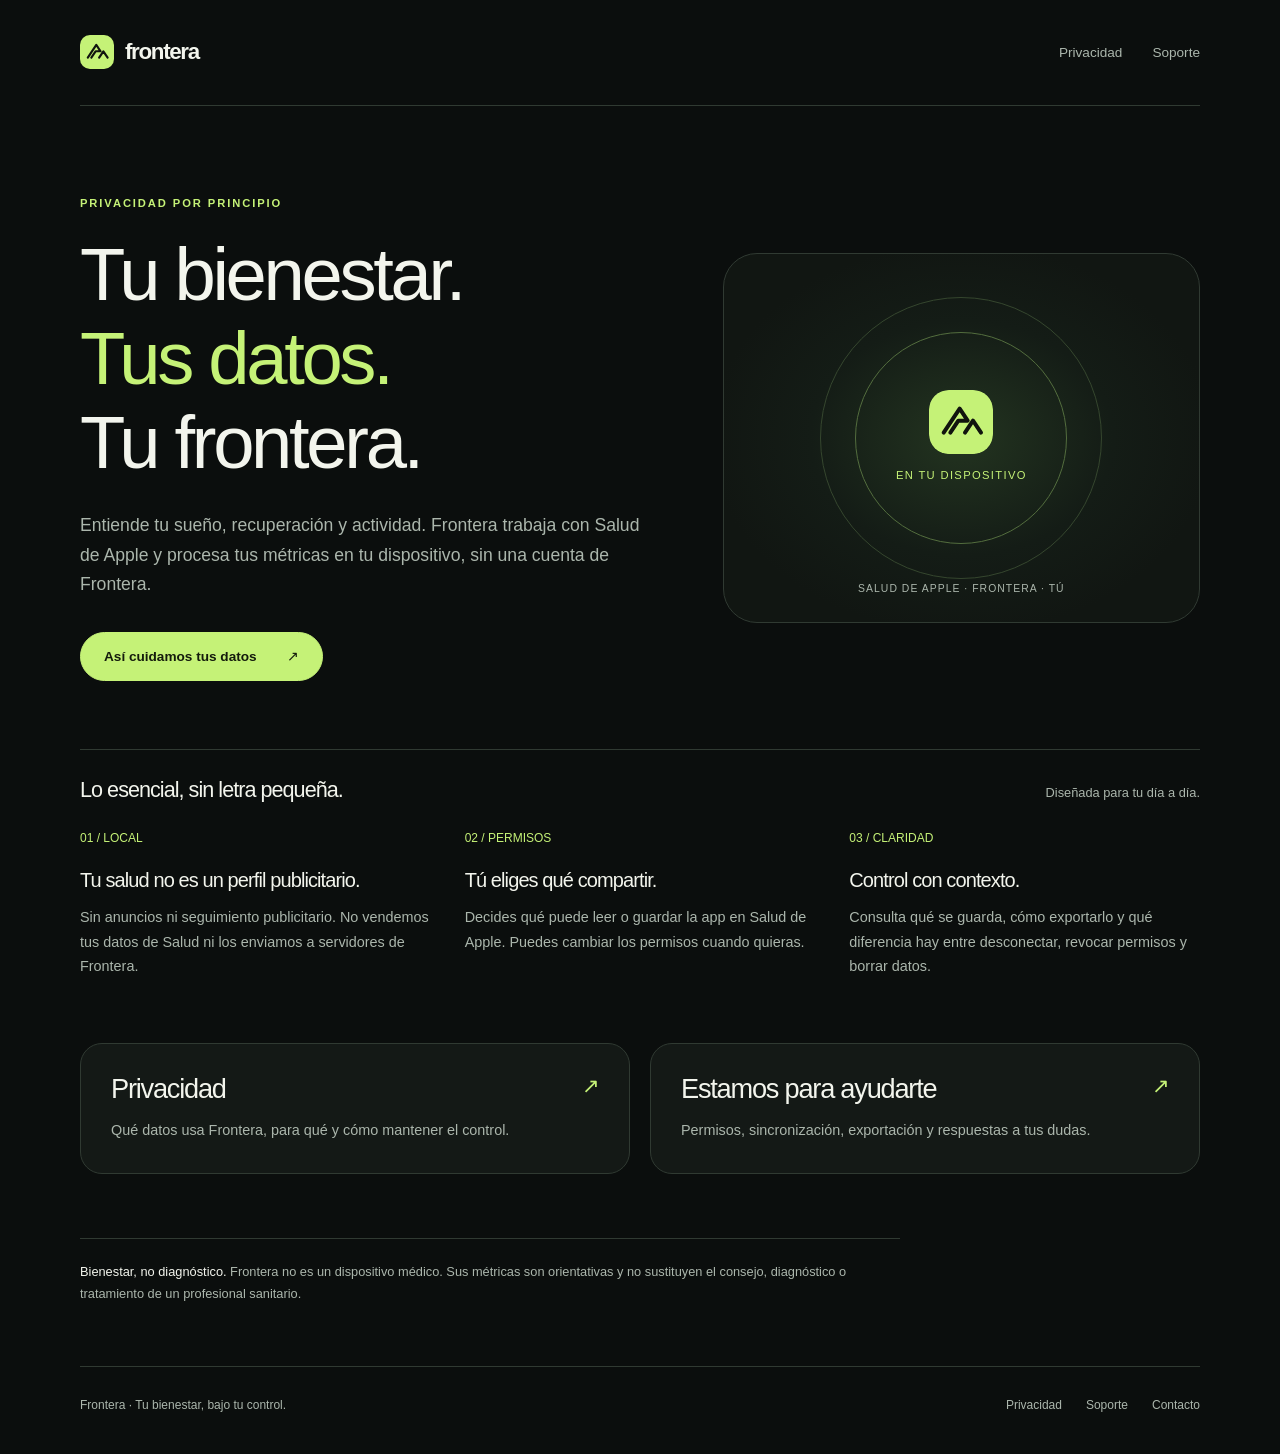
<file: index.html>
<!doctype html>
<html lang="es">
<head>
  <meta charset="utf-8">
  <meta name="viewport" content="width=device-width, initial-scale=1">
  <meta name="description" content="Privacidad y soporte de Frontera: una app de bienestar local que usa Salud de Apple, con tus permisos y bajo tu control.">
  <meta name="color-scheme" content="dark light">
  <meta http-equiv="Content-Security-Policy" content="default-src 'none'; style-src 'self'; img-src 'self'; base-uri 'none'; form-action 'none'">
  <title>Frontera · Tu bienestar, bajo tu control</title>
  <link rel="icon" href="assets/frontera.svg" type="image/svg+xml">
  <link rel="stylesheet" href="assets/styles.css">
</head>
<body>
  <a class="skip" href="#contenido">Saltar al contenido</a>
  <header class="site-header wrap">
    <a class="brand" href="./" aria-label="Frontera, inicio"><img src="assets/frontera.svg" alt="" width="34" height="34">frontera</a>
    <nav aria-label="Principal"><a href="privacy/">Privacidad</a><a href="support/">Soporte</a></nav>
  </header>
  <main id="contenido" class="wrap">
    <section class="hero" aria-labelledby="hero-title">
      <div>
        <p class="eyebrow">Privacidad por principio</p>
        <h1 id="hero-title">Tu bienestar.<br><span>Tus datos.</span><br>Tu frontera.</h1>
        <p class="lede">Entiende tu sueño, recuperación y actividad. Frontera trabaja con Salud de Apple y procesa tus métricas en tu dispositivo, sin una cuenta de Frontera.</p>
        <a class="button" href="privacy/">Así cuidamos tus datos <span aria-hidden="true">↗</span></a>
      </div>
      <div class="orbit-card" aria-hidden="true">
        <div class="orbit-center"><img src="assets/frontera.svg" alt="" width="64" height="64"><span>En tu dispositivo</span></div>
        <span class="orbit-label">Salud de Apple · Frontera · Tú</span>
      </div>
    </section>
    <section aria-labelledby="principles-title">
      <div class="section-top"><h2 id="principles-title">Lo esencial, sin letra pequeña.</h2><p>Diseñada para tu día a día.</p></div>
      <div class="principles">
        <div><span class="number">01 / LOCAL</span><h3>Tu salud no es un perfil publicitario.</h3><p>Sin anuncios ni seguimiento publicitario. No vendemos tus datos de Salud ni los enviamos a servidores de Frontera.</p></div>
        <div><span class="number">02 / PERMISOS</span><h3>Tú eliges qué compartir.</h3><p>Decides qué puede leer o guardar la app en Salud de Apple. Puedes cambiar los permisos cuando quieras.</p></div>
        <div><span class="number">03 / CLARIDAD</span><h3>Control con contexto.</h3><p>Consulta qué se guarda, cómo exportarlo y qué diferencia hay entre desconectar, revocar permisos y borrar datos.</p></div>
      </div>
    </section>
    <div class="resources">
      <a class="resource-card" href="privacy/"><h2>Privacidad <span aria-hidden="true">↗</span></h2><p>Qué datos usa Frontera, para qué y cómo mantener el control.</p></a>
      <a class="resource-card" href="support/"><h2>Estamos para ayudarte <span aria-hidden="true">↗</span></h2><p>Permisos, sincronización, exportación y respuestas a tus dudas.</p></a>
    </div>
    <p class="medical-note"><strong>Bienestar, no diagnóstico.</strong> Frontera no es un dispositivo médico. Sus métricas son orientativas y no sustituyen el consejo, diagnóstico o tratamiento de un profesional sanitario.</p>
  </main>
  <footer class="site-footer wrap"><span>Frontera · Tu bienestar, bajo tu control.</span><nav aria-label="Pie de página"><a href="privacy/">Privacidad</a><a href="support/">Soporte</a><a href="support/#contacto">Contacto</a></nav></footer>
</body>
</html>
</file>
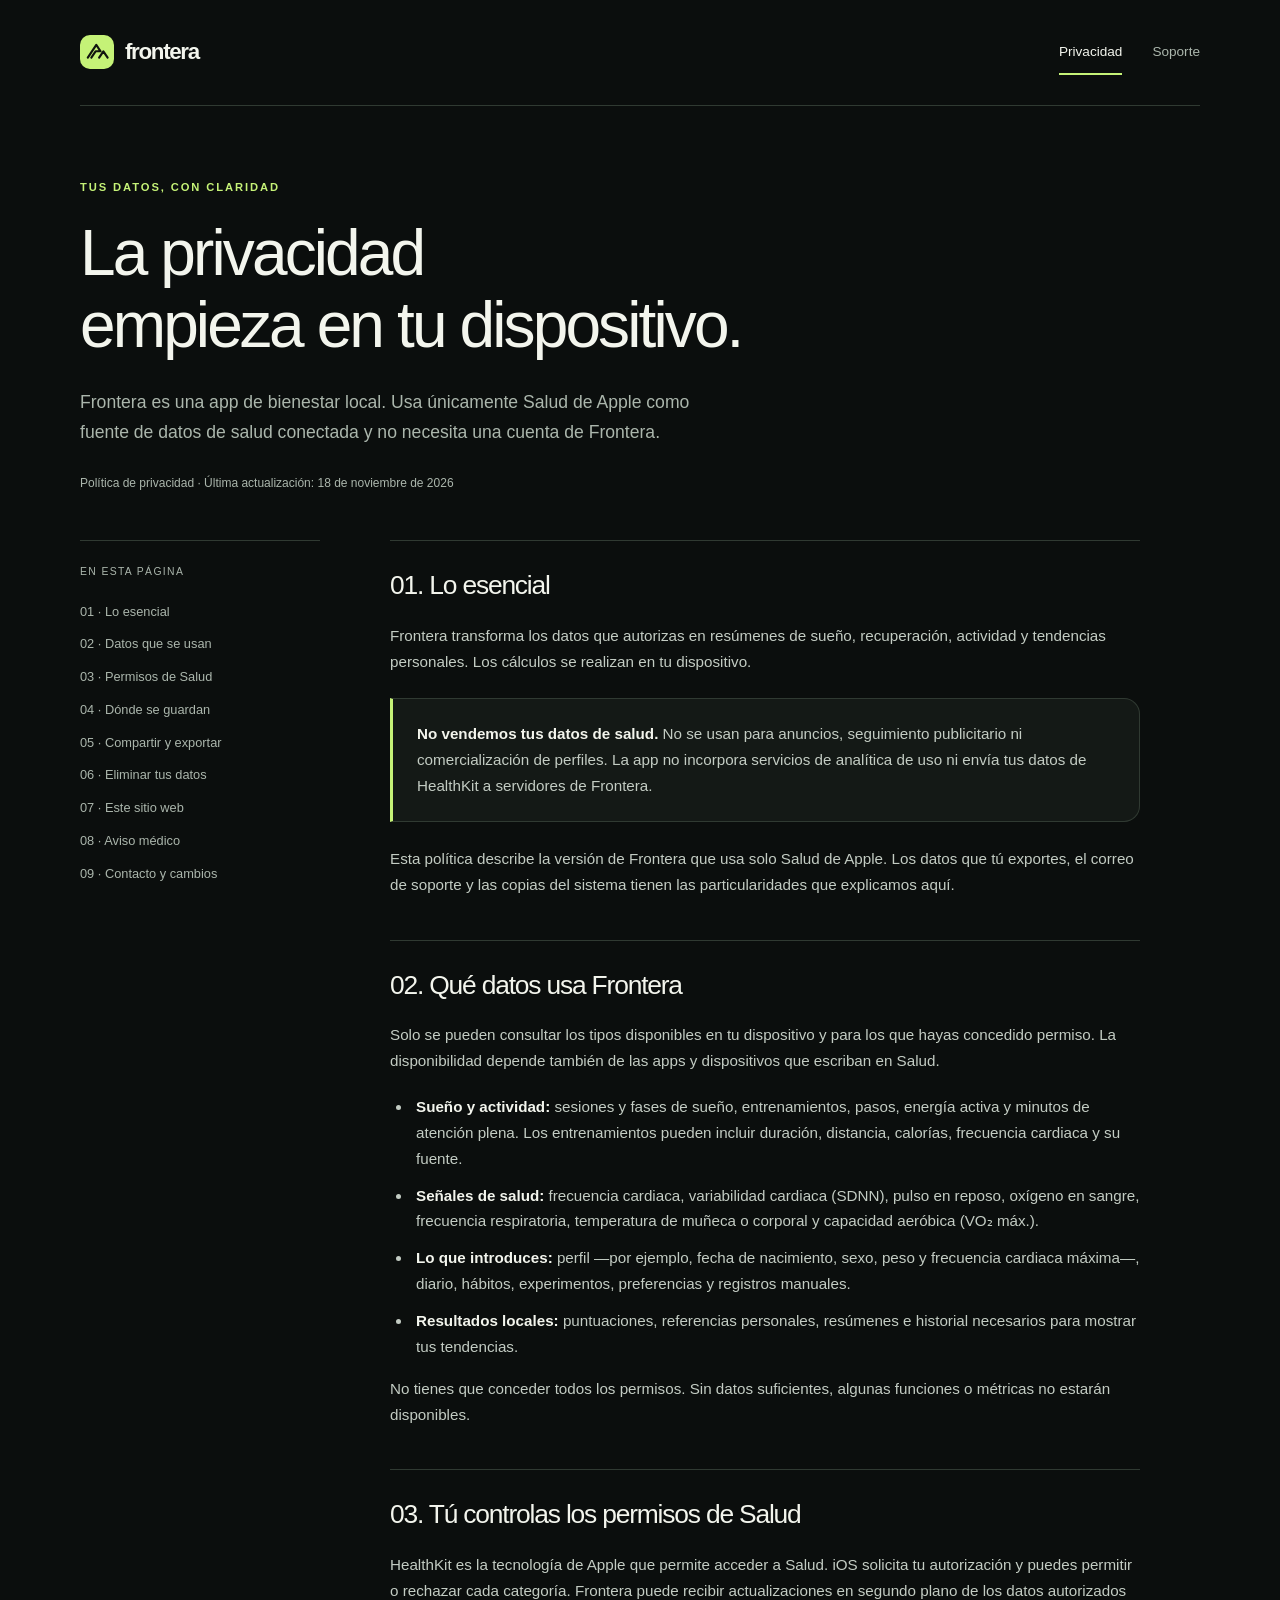
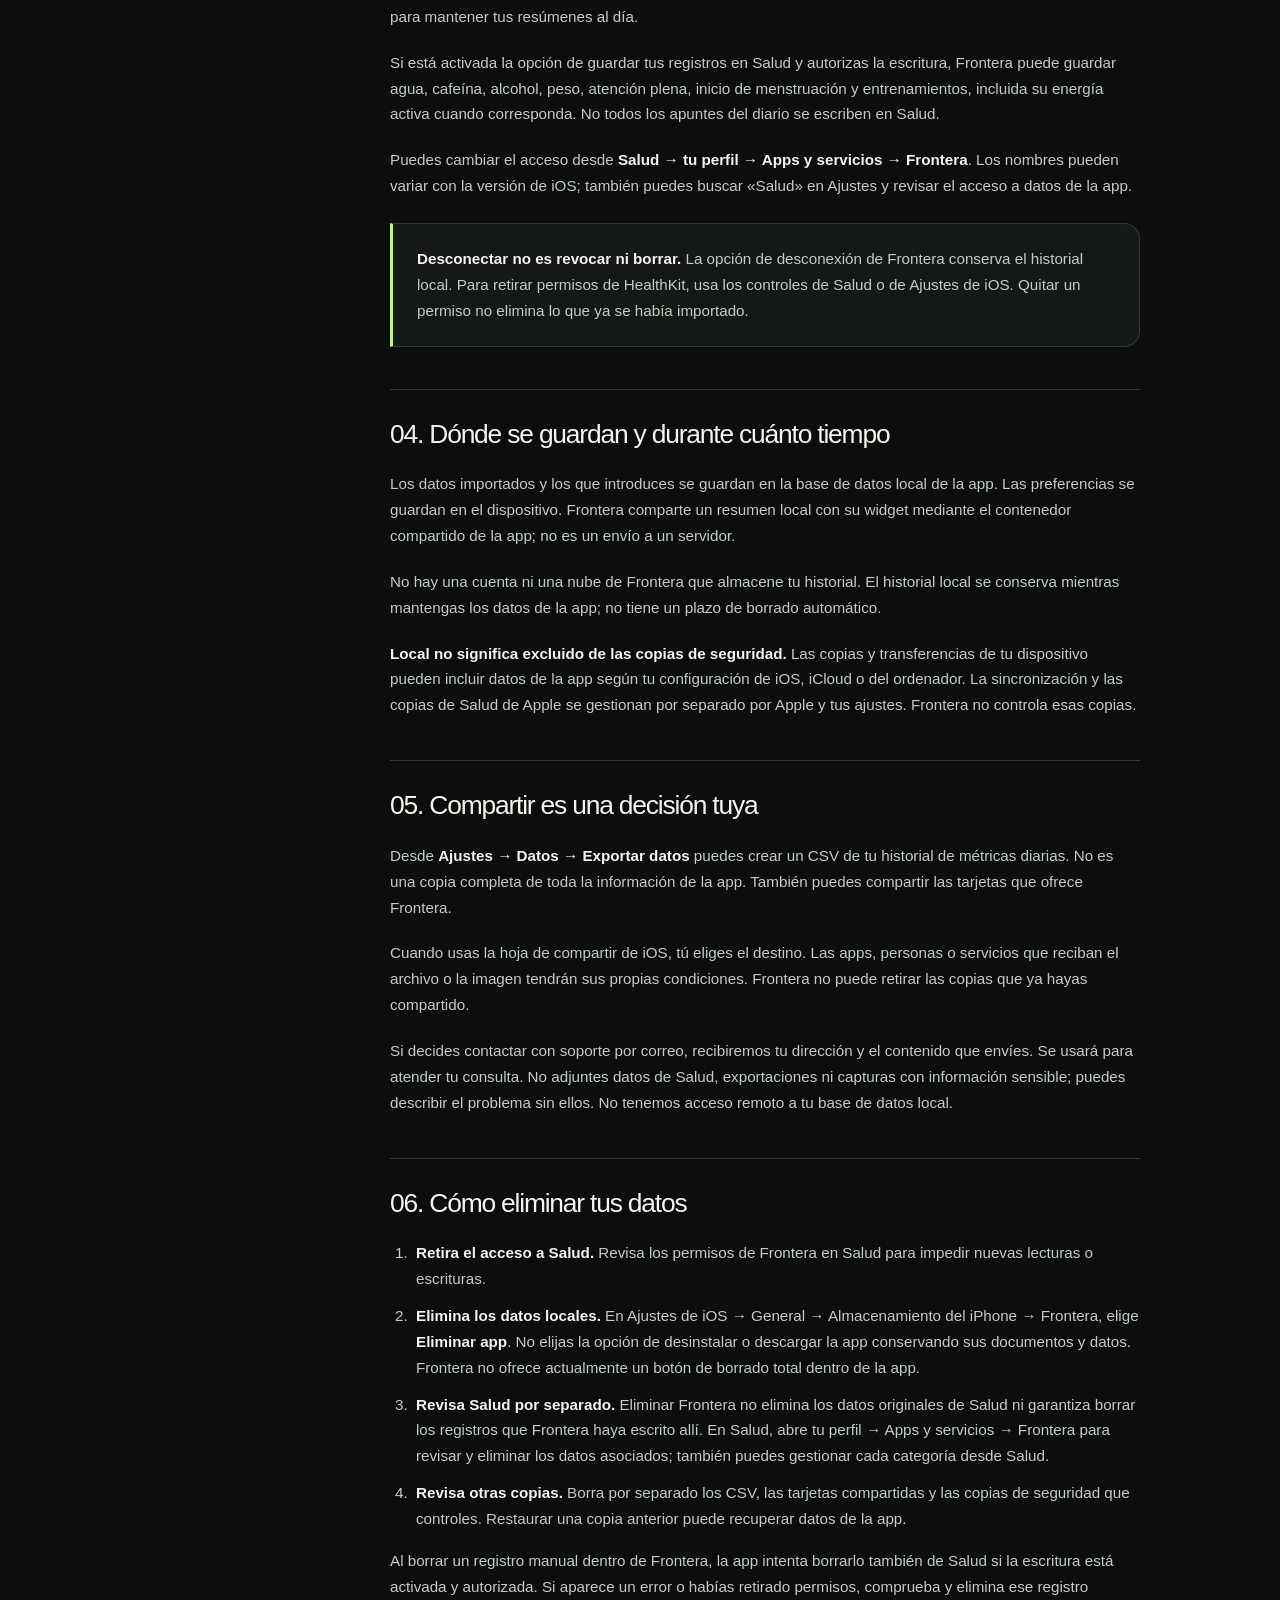
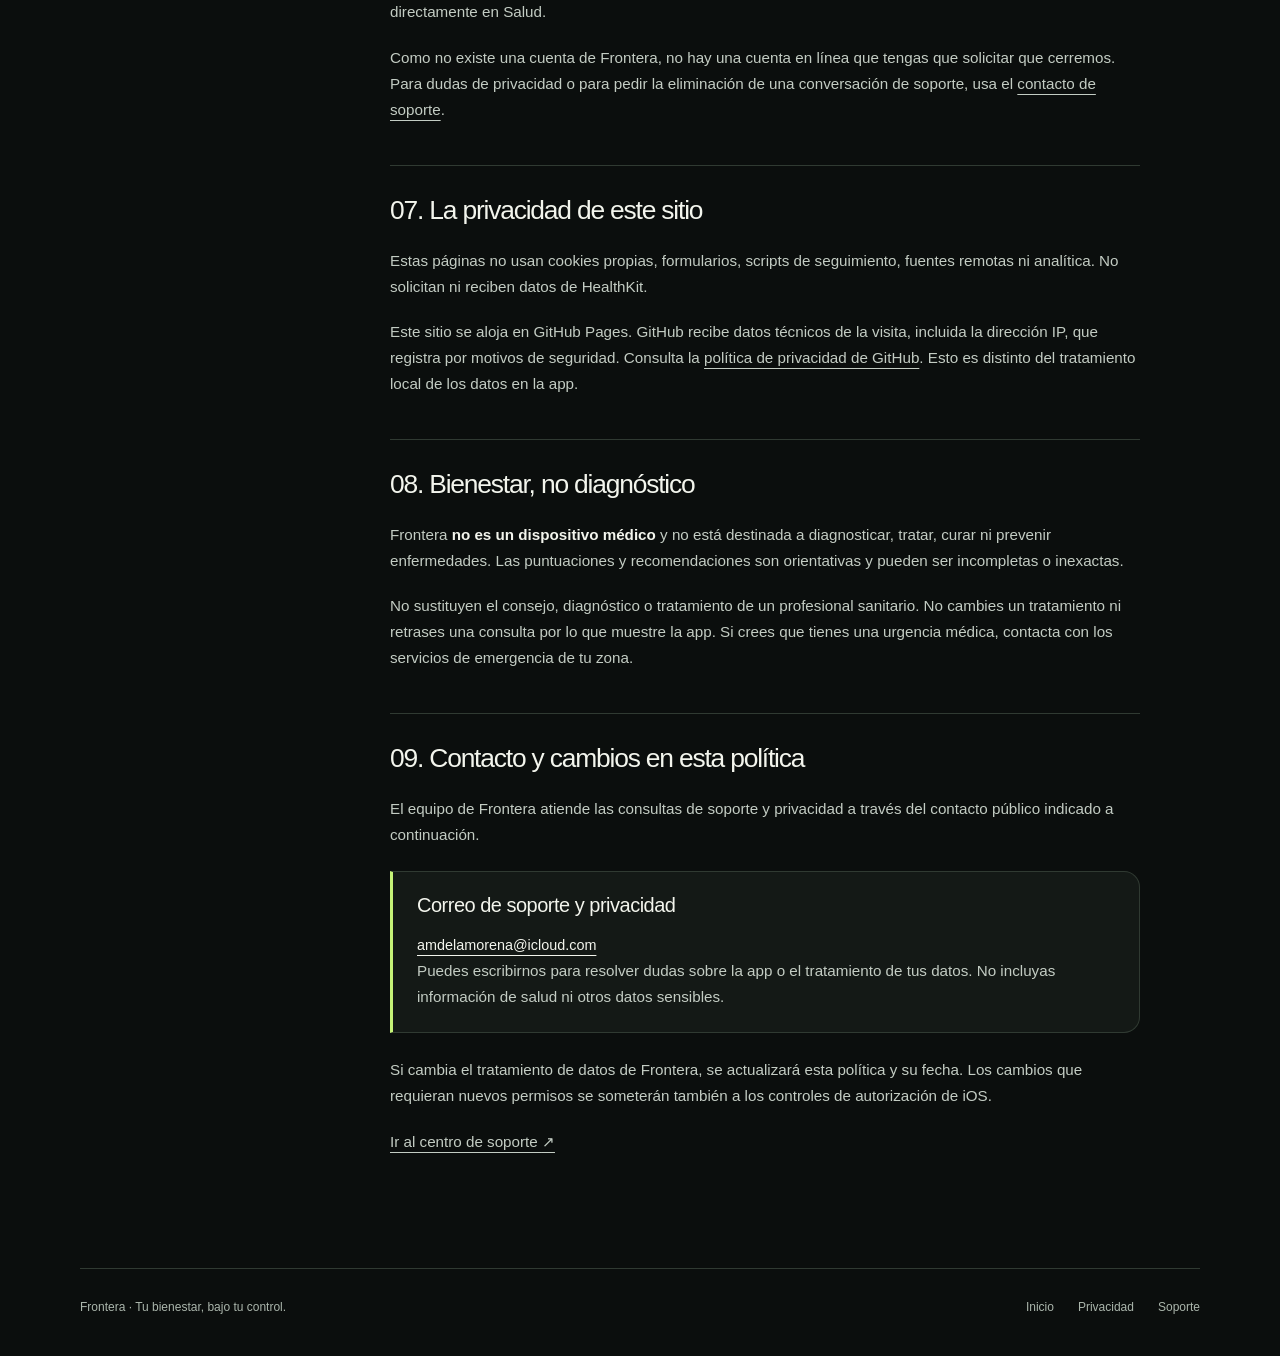
<file: privacy/index.html>
<!doctype html>
<html lang="es">
<head>
  <meta charset="utf-8">
  <meta name="viewport" content="width=device-width, initial-scale=1">
  <meta name="description" content="Política de privacidad de Frontera. Datos de HealthKit, almacenamiento local, permisos, exportación y eliminación de tus datos.">
  <meta http-equiv="Content-Security-Policy" content="default-src 'none'; style-src 'self'; img-src 'self'; base-uri 'none'; form-action 'none'">
  <title>Privacidad · Frontera</title>
  <link rel="icon" href="../assets/frontera.svg" type="image/svg+xml">
  <link rel="stylesheet" href="../assets/styles.css">
</head>
<body>
  <a class="skip" href="#contenido">Saltar al contenido</a>
  <header class="site-header wrap"><a class="brand" href="../" aria-label="Frontera, inicio"><img src="../assets/frontera.svg" alt="" width="34" height="34">frontera</a><nav aria-label="Principal"><a href="./" aria-current="page">Privacidad</a><a href="../support/">Soporte</a></nav></header>
  <main id="contenido" class="wrap">
    <div class="page-intro"><p class="eyebrow">Tus datos, con claridad</p><h1>La privacidad<br>empieza en tu dispositivo.</h1><p class="lede">Frontera es una app de bienestar local. Usa únicamente Salud de Apple como fuente de datos de salud conectada y no necesita una cuenta de Frontera.</p><p class="meta">Política de privacidad · Última actualización: <time datetime="2026-11-18">18 de noviembre de 2026</time></p></div>
    <div class="article-layout">
      <nav class="toc" aria-label="En esta política"><p>En esta página</p><a href="#resumen">01 · Lo esencial</a><a href="#datos">02 · Datos que se usan</a><a href="#healthkit">03 · Permisos de Salud</a><a href="#almacenamiento">04 · Dónde se guardan</a><a href="#compartir">05 · Compartir y exportar</a><a href="#eliminar">06 · Eliminar tus datos</a><a href="#web">07 · Este sitio web</a><a href="#bienestar">08 · Aviso médico</a><a href="#contacto">09 · Contacto y cambios</a></nav>
      <article class="article" aria-label="Política de privacidad">
        <section id="resumen"><h2>01. Lo esencial</h2><p>Frontera transforma los datos que autorizas en resúmenes de sueño, recuperación, actividad y tendencias personales. Los cálculos se realizan en tu dispositivo.</p><div class="callout"><p><strong>No vendemos tus datos de salud.</strong> No se usan para anuncios, seguimiento publicitario ni comercialización de perfiles. La app no incorpora servicios de analítica de uso ni envía tus datos de HealthKit a servidores de Frontera.</p></div><p>Esta política describe la versión de Frontera que usa solo Salud de Apple. Los datos que tú exportes, el correo de soporte y las copias del sistema tienen las particularidades que explicamos aquí.</p></section>
        <section id="datos"><h2>02. Qué datos usa Frontera</h2><p>Solo se pueden consultar los tipos disponibles en tu dispositivo y para los que hayas concedido permiso. La disponibilidad depende también de las apps y dispositivos que escriban en Salud.</p><ul><li><strong>Sueño y actividad:</strong> sesiones y fases de sueño, entrenamientos, pasos, energía activa y minutos de atención plena. Los entrenamientos pueden incluir duración, distancia, calorías, frecuencia cardiaca y su fuente.</li><li><strong>Señales de salud:</strong> frecuencia cardiaca, variabilidad cardiaca (SDNN), pulso en reposo, oxígeno en sangre, frecuencia respiratoria, temperatura de muñeca o corporal y capacidad aeróbica (VO₂ máx.).</li><li><strong>Lo que introduces:</strong> perfil —por ejemplo, fecha de nacimiento, sexo, peso y frecuencia cardiaca máxima—, diario, hábitos, experimentos, preferencias y registros manuales.</li><li><strong>Resultados locales:</strong> puntuaciones, referencias personales, resúmenes e historial necesarios para mostrar tus tendencias.</li></ul><p>No tienes que conceder todos los permisos. Sin datos suficientes, algunas funciones o métricas no estarán disponibles.</p></section>
        <section id="healthkit"><h2>03. Tú controlas los permisos de Salud</h2><p>HealthKit es la tecnología de Apple que permite acceder a Salud. iOS solicita tu autorización y puedes permitir o rechazar cada categoría. Frontera puede recibir actualizaciones en segundo plano de los datos autorizados para mantener tus resúmenes al día.</p><p>Si está activada la opción de guardar tus registros en Salud y autorizas la escritura, Frontera puede guardar agua, cafeína, alcohol, peso, atención plena, inicio de menstruación y entrenamientos, incluida su energía activa cuando corresponda. No todos los apuntes del diario se escriben en Salud.</p><p>Puedes cambiar el acceso desde <strong>Salud → tu perfil → Apps y servicios → Frontera</strong>. Los nombres pueden variar con la versión de iOS; también puedes buscar «Salud» en Ajustes y revisar el acceso a datos de la app.</p><div class="callout"><p><strong>Desconectar no es revocar ni borrar.</strong> La opción de desconexión de Frontera conserva el historial local. Para retirar permisos de HealthKit, usa los controles de Salud o de Ajustes de iOS. Quitar un permiso no elimina lo que ya se había importado.</p></div></section>
        <section id="almacenamiento"><h2>04. Dónde se guardan y durante cuánto tiempo</h2><p>Los datos importados y los que introduces se guardan en la base de datos local de la app. Las preferencias se guardan en el dispositivo. Frontera comparte un resumen local con su widget mediante el contenedor compartido de la app; no es un envío a un servidor.</p><p>No hay una cuenta ni una nube de Frontera que almacene tu historial. El historial local se conserva mientras mantengas los datos de la app; no tiene un plazo de borrado automático.</p><p><strong>Local no significa excluido de las copias de seguridad.</strong> Las copias y transferencias de tu dispositivo pueden incluir datos de la app según tu configuración de iOS, iCloud o del ordenador. La sincronización y las copias de Salud de Apple se gestionan por separado por Apple y tus ajustes. Frontera no controla esas copias.</p></section>
        <section id="compartir"><h2>05. Compartir es una decisión tuya</h2><p>Desde <strong>Ajustes → Datos → Exportar datos</strong> puedes crear un CSV de tu historial de métricas diarias. No es una copia completa de toda la información de la app. También puedes compartir las tarjetas que ofrece Frontera.</p><p>Cuando usas la hoja de compartir de iOS, tú eliges el destino. Las apps, personas o servicios que reciban el archivo o la imagen tendrán sus propias condiciones. Frontera no puede retirar las copias que ya hayas compartido.</p><p>Si decides contactar con soporte por correo, recibiremos tu dirección y el contenido que envíes. Se usará para atender tu consulta. No adjuntes datos de Salud, exportaciones ni capturas con información sensible; puedes describir el problema sin ellos. No tenemos acceso remoto a tu base de datos local.</p></section>
        <section id="eliminar"><h2>06. Cómo eliminar tus datos</h2><ol><li><strong>Retira el acceso a Salud.</strong> Revisa los permisos de Frontera en Salud para impedir nuevas lecturas o escrituras.</li><li><strong>Elimina los datos locales.</strong> En Ajustes de iOS → General → Almacenamiento del iPhone → Frontera, elige <strong>Eliminar app</strong>. No elijas la opción de desinstalar o descargar la app conservando sus documentos y datos. Frontera no ofrece actualmente un botón de borrado total dentro de la app.</li><li><strong>Revisa Salud por separado.</strong> Eliminar Frontera no elimina los datos originales de Salud ni garantiza borrar los registros que Frontera haya escrito allí. En Salud, abre tu perfil → Apps y servicios → Frontera para revisar y eliminar los datos asociados; también puedes gestionar cada categoría desde Salud.</li><li><strong>Revisa otras copias.</strong> Borra por separado los CSV, las tarjetas compartidas y las copias de seguridad que controles. Restaurar una copia anterior puede recuperar datos de la app.</li></ol><p>Al borrar un registro manual dentro de Frontera, la app intenta borrarlo también de Salud si la escritura está activada y autorizada. Si aparece un error o habías retirado permisos, comprueba y elimina ese registro directamente en Salud.</p><p>Como no existe una cuenta de Frontera, no hay una cuenta en línea que tengas que solicitar que cerremos. Para dudas de privacidad o para pedir la eliminación de una conversación de soporte, usa el <a href="../support/#contacto">contacto de soporte</a>.</p></section>
        <section id="web"><h2>07. La privacidad de este sitio</h2><p>Estas páginas no usan cookies propias, formularios, scripts de seguimiento, fuentes remotas ni analítica. No solicitan ni reciben datos de HealthKit.</p><p>Este sitio se aloja en GitHub Pages. GitHub recibe datos técnicos de la visita, incluida la dirección IP, que registra por motivos de seguridad. Consulta la <a href="https://docs.github.com/en/site-policy/privacy-policies/github-general-privacy-statement">política de privacidad de GitHub</a>. Esto es distinto del tratamiento local de los datos en la app.</p></section>
        <section id="bienestar"><h2>08. Bienestar, no diagnóstico</h2><p>Frontera <strong>no es un dispositivo médico</strong> y no está destinada a diagnosticar, tratar, curar ni prevenir enfermedades. Las puntuaciones y recomendaciones son orientativas y pueden ser incompletas o inexactas.</p><p>No sustituyen el consejo, diagnóstico o tratamiento de un profesional sanitario. No cambies un tratamiento ni retrases una consulta por lo que muestre la app. Si crees que tienes una urgencia médica, contacta con los servicios de emergencia de tu zona.</p></section>
        <section id="contacto"><h2>09. Contacto y cambios en esta política</h2><p>El equipo de Frontera atiende las consultas de soporte y privacidad a través del contacto público indicado a continuación.</p><div class="callout"><h3>Correo de soporte y privacidad</h3><a class="contact-email" href="mailto:amdelamorena@icloud.com">amdelamorena@icloud.com</a><p>Puedes escribirnos para resolver dudas sobre la app o el tratamiento de tus datos. No incluyas información de salud ni otros datos sensibles.</p></div><p>Si cambia el tratamiento de datos de Frontera, se actualizará esta política y su fecha. Los cambios que requieran nuevos permisos se someterán también a los controles de autorización de iOS.</p><p><a href="../support/">Ir al centro de soporte <span aria-hidden="true">↗</span></a></p></section>
      </article>
    </div>
  </main>
  <footer class="site-footer wrap"><span>Frontera · Tu bienestar, bajo tu control.</span><nav aria-label="Pie de página"><a href="../">Inicio</a><a href="./">Privacidad</a><a href="../support/">Soporte</a></nav></footer>
</body>
</html>
</file>
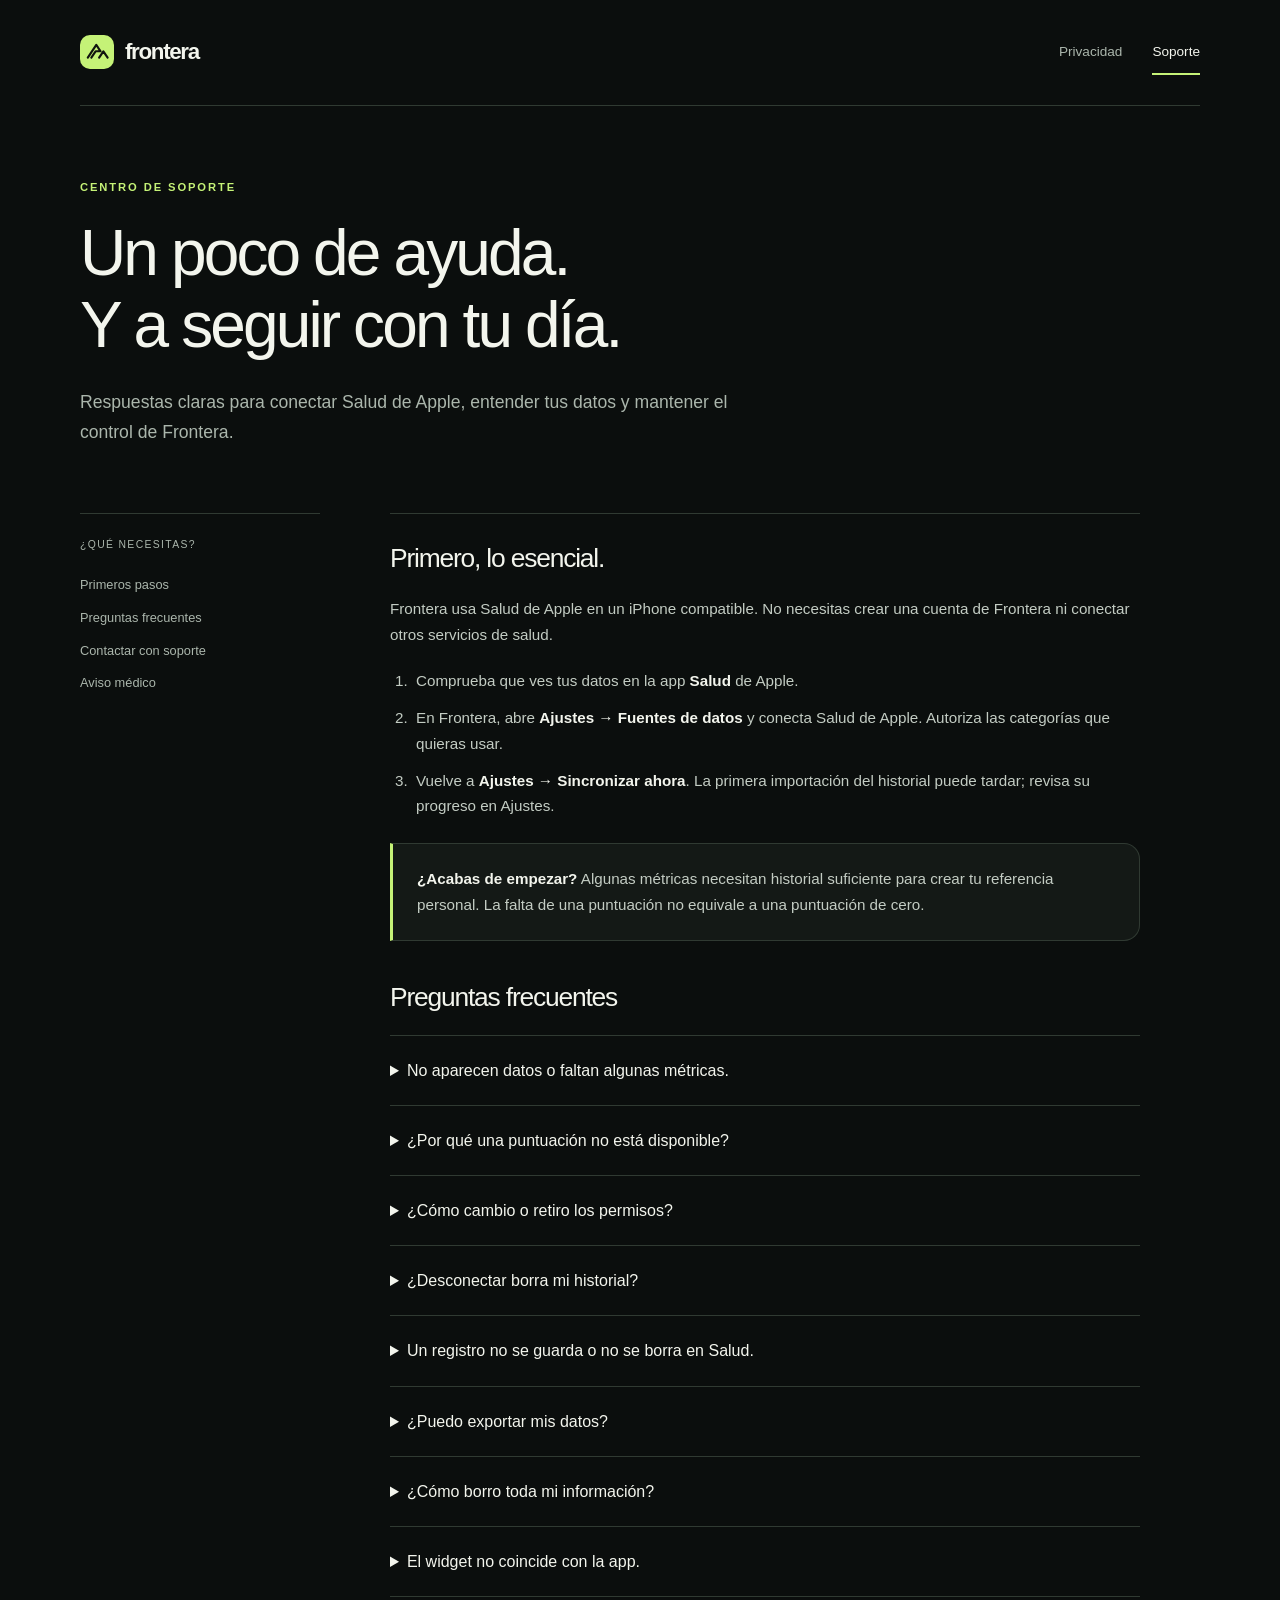
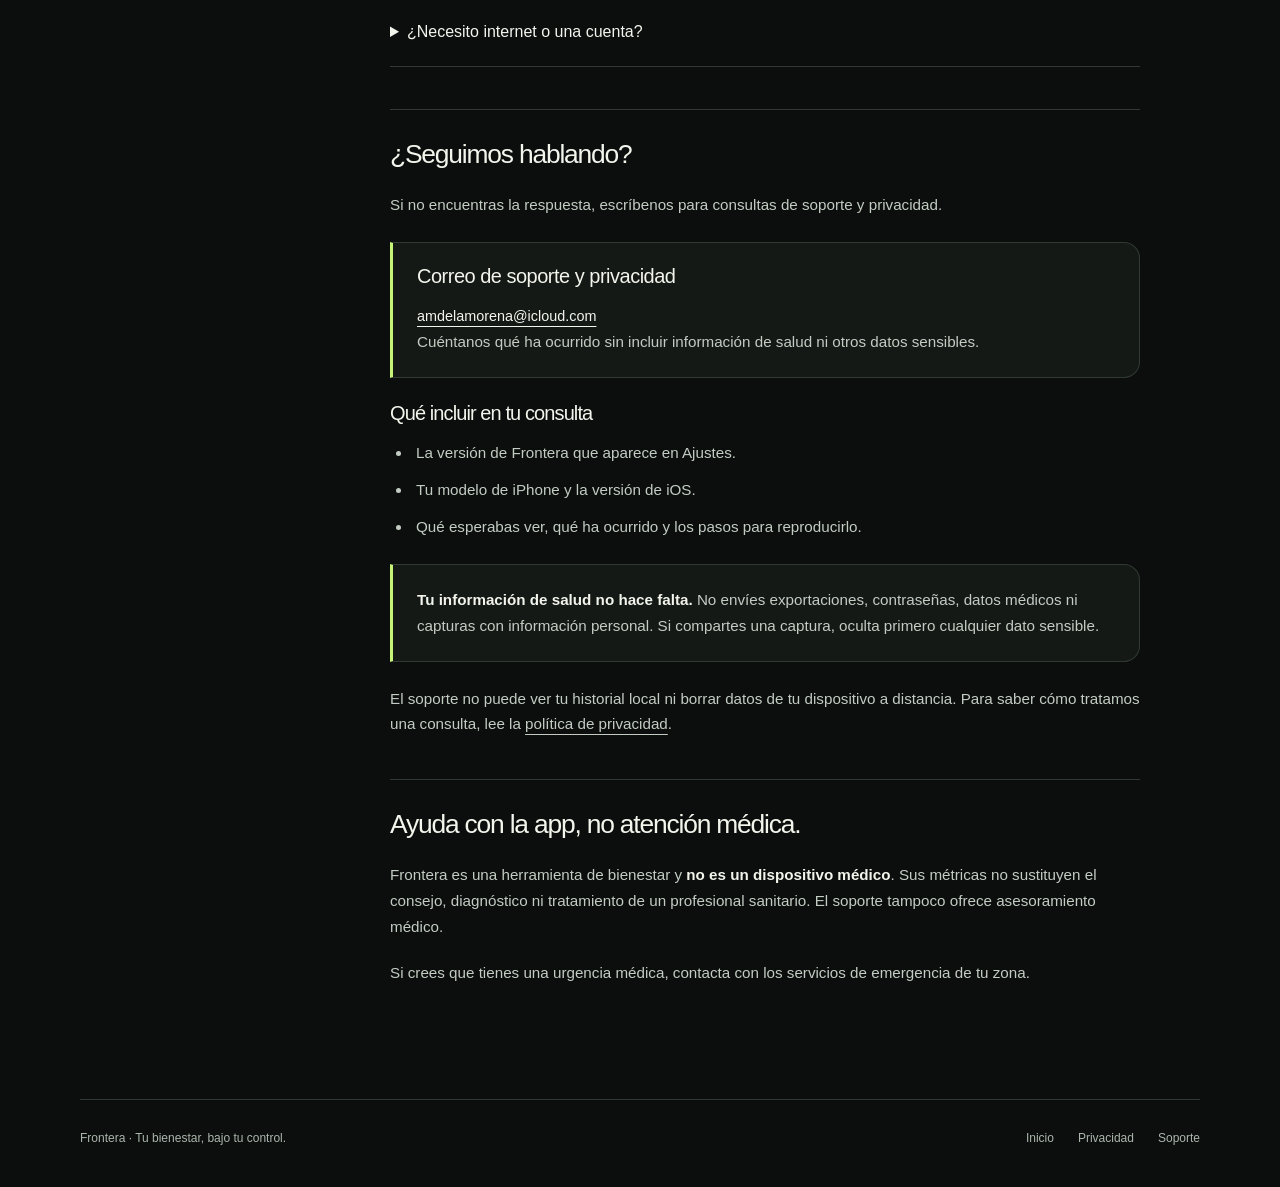
<file: support/index.html>
<!doctype html>
<html lang="es">
<head>
  <meta charset="utf-8">
  <meta name="viewport" content="width=device-width, initial-scale=1">
  <meta name="description" content="Ayuda con Frontera: permisos de Salud de Apple, datos que faltan, sincronización, exportación, borrado y contacto de soporte.">
  <meta http-equiv="Content-Security-Policy" content="default-src 'none'; style-src 'self'; img-src 'self'; base-uri 'none'; form-action 'none'">
  <title>Soporte · Frontera</title>
  <link rel="icon" href="../assets/frontera.svg" type="image/svg+xml">
  <link rel="stylesheet" href="../assets/styles.css">
</head>
<body>
  <a class="skip" href="#contenido">Saltar al contenido</a>
  <header class="site-header wrap"><a class="brand" href="../" aria-label="Frontera, inicio"><img src="../assets/frontera.svg" alt="" width="34" height="34">frontera</a><nav aria-label="Principal"><a href="../privacy/">Privacidad</a><a href="./" aria-current="page">Soporte</a></nav></header>
  <main id="contenido" class="wrap">
    <div class="page-intro"><p class="eyebrow">Centro de soporte</p><h1>Un poco de ayuda.<br>Y a seguir con tu día.</h1><p class="lede">Respuestas claras para conectar Salud de Apple, entender tus datos y mantener el control de Frontera.</p></div>
    <div class="article-layout">
      <nav class="toc" aria-label="En esta página"><p>¿Qué necesitas?</p><a href="#primeros-pasos">Primeros pasos</a><a href="#preguntas">Preguntas frecuentes</a><a href="#contacto">Contactar con soporte</a><a href="#aviso-medico">Aviso médico</a></nav>
      <article class="article" aria-label="Ayuda de Frontera">
        <section id="primeros-pasos"><h2>Primero, lo esencial.</h2><p>Frontera usa Salud de Apple en un iPhone compatible. No necesitas crear una cuenta de Frontera ni conectar otros servicios de salud.</p><ol><li>Comprueba que ves tus datos en la app <strong>Salud</strong> de Apple.</li><li>En Frontera, abre <strong>Ajustes → Fuentes de datos</strong> y conecta Salud de Apple. Autoriza las categorías que quieras usar.</li><li>Vuelve a <strong>Ajustes → Sincronizar ahora</strong>. La primera importación del historial puede tardar; revisa su progreso en Ajustes.</li></ol><div class="callout"><p><strong>¿Acabas de empezar?</strong> Algunas métricas necesitan historial suficiente para crear tu referencia personal. La falta de una puntuación no equivale a una puntuación de cero.</p></div></section>
        <section id="preguntas" class="faq"><h2>Preguntas frecuentes</h2>
          <details><summary>No aparecen datos o faltan algunas métricas.</summary><p>Comprueba que esas categorías tienen datos recientes en Salud. Después revisa Salud → tu perfil → Apps y servicios → Frontera y permite su lectura. Vuelve a Frontera y usa «Sincronizar ahora». Los nombres de los menús pueden variar con iOS. No todos los dispositivos registran todas las señales.</p></details>
          <details><summary>¿Por qué una puntuación no está disponible?</summary><p>Puede faltar una señal, una noche de sueño válida o suficiente historial para calibrar tu referencia. Comprueba los permisos y sigue acumulando datos en Salud. Las puntuaciones son estimaciones de bienestar, no mediciones clínicas.</p></details>
          <details><summary>¿Cómo cambio o retiro los permisos?</summary><p>Abre Salud → tu perfil → Apps y servicios → Frontera. Activa o desactiva cada categoría. También puedes buscar «Salud» en Ajustes de iOS y revisar el acceso a datos. Retirar permisos no borra los datos que la app ya había importado.</p></details>
          <details><summary>¿Desconectar borra mi historial?</summary><p>No. La desconexión conserva los datos locales y no revoca los permisos de HealthKit por sí sola. Para impedir el acceso a Salud, retira los permisos en iOS. Consulta los <a href="../privacy/#eliminar">pasos de eliminación</a> si quieres borrar también los datos.</p></details>
          <details><summary>Un registro no se guarda o no se borra en Salud.</summary><p>Comprueba que tienes activada la opción de guardar tus registros en Salud y que has autorizado la escritura de esa categoría. La copia local y la de Salud pueden diferir si falla una escritura o un borrado. Comprueba el registro directamente en Salud antes de repetir la acción.</p></details>
          <details><summary>¿Puedo exportar mis datos?</summary><p>Sí. En Frontera, abre Ajustes → Datos → Exportar datos y elige un destino en la hoja de compartir. El CSV contiene las métricas diarias disponibles, no toda la base de datos. Si no hay métricas para exportar, la opción estará desactivada. Comparte solo con destinos de confianza.</p></details>
          <details><summary>¿Cómo borro toda mi información?</summary><p>Retira los permisos de Salud y elige «Eliminar app» en Ajustes de iOS → General → Almacenamiento del iPhone → Frontera, sin conservar sus documentos y datos. Revisa por separado los datos que Frontera haya escrito en Salud, tus archivos exportados y tus copias de seguridad. La app no tiene actualmente un botón de borrado total. <a href="../privacy/#eliminar">Ver las instrucciones completas de borrado</a>.</p></details>
          <details><summary>El widget no coincide con la app.</summary><p>Abre Frontera, sincroniza y dale tiempo al sistema para actualizar el widget. El widget muestra un resumen local que puede estar desactualizado; iOS decide cuándo refrescarlo. Comprueba también que has permitido las categorías necesarias en Salud.</p></details>
          <details><summary>¿Necesito internet o una cuenta?</summary><p>No necesitas una cuenta de Frontera. El análisis y la consulta del historial guardado se realizan en el dispositivo. La llegada de nuevos datos a Salud puede depender de la sincronización de tus dispositivos y de la configuración de Apple. El sitio de soporte y el envío de un correo sí requieren conexión.</p></details>
        </section>
        <section id="contacto"><h2>¿Seguimos hablando?</h2><p>Si no encuentras la respuesta, escríbenos para consultas de soporte y privacidad.</p><div class="callout"><h3>Correo de soporte y privacidad</h3><a class="contact-email" href="mailto:amdelamorena@icloud.com">amdelamorena@icloud.com</a><p>Cuéntanos qué ha ocurrido sin incluir información de salud ni otros datos sensibles.</p></div><h3>Qué incluir en tu consulta</h3><ul><li>La versión de Frontera que aparece en Ajustes.</li><li>Tu modelo de iPhone y la versión de iOS.</li><li>Qué esperabas ver, qué ha ocurrido y los pasos para reproducirlo.</li></ul><div class="callout"><p><strong>Tu información de salud no hace falta.</strong> No envíes exportaciones, contraseñas, datos médicos ni capturas con información personal. Si compartes una captura, oculta primero cualquier dato sensible.</p></div><p>El soporte no puede ver tu historial local ni borrar datos de tu dispositivo a distancia. Para saber cómo tratamos una consulta, lee la <a href="../privacy/#compartir">política de privacidad</a>.</p></section>
        <section id="aviso-medico"><h2>Ayuda con la app, no atención médica.</h2><p>Frontera es una herramienta de bienestar y <strong>no es un dispositivo médico</strong>. Sus métricas no sustituyen el consejo, diagnóstico ni tratamiento de un profesional sanitario. El soporte tampoco ofrece asesoramiento médico.</p><p>Si crees que tienes una urgencia médica, contacta con los servicios de emergencia de tu zona.</p></section>
      </article>
    </div>
  </main>
  <footer class="site-footer wrap"><span>Frontera · Tu bienestar, bajo tu control.</span><nav aria-label="Pie de página"><a href="../">Inicio</a><a href="../privacy/">Privacidad</a><a href="./">Soporte</a></nav></footer>
</body>
</html>
</file>
<file: assets/styles.css>
:root {
  color-scheme: dark;
  --canvas: #0b0e0d;
  --surface: #141916;
  --line: #303a32;
  --text: #f3f5ed;
  --muted: #abb6ac;
  --accent: #c5f277;
  --warning: #edcd91;
  --radius: 22px;
  font-family: -apple-system, BlinkMacSystemFont, "Segoe UI", sans-serif;
  background: var(--canvas);
  color: var(--text);
  font-synthesis: none;
}
* { box-sizing: border-box; }
body { margin: 0; line-height: 1.7; -webkit-font-smoothing: antialiased; }
a { color: inherit; text-underline-offset: 5px; }
a:hover { color: var(--accent); }
a:focus-visible, summary:focus-visible { outline: 3px solid var(--accent); outline-offset: 6px; border-radius: 3px; }
::selection { background: var(--accent); color: var(--canvas); }
.wrap { width: min(1120px, calc(100% - 64px)); margin-inline: auto; }
.skip { position: absolute; top: -100px; left: 24px; z-index: 5; padding: 10px 20px; background: var(--accent); color: var(--canvas); }
.skip:focus { top: 12px; }
.site-header { display: flex; align-items: center; justify-content: space-between; gap: 24px; min-height: 106px; border-bottom: 1px solid var(--line); }
.brand { display: inline-flex; align-items: center; gap: 11px; font-size: 1.4rem; font-weight: 650; letter-spacing: -.06em; text-decoration: none; }
.brand img { width: 34px; height: 34px; }
.site-header nav { display: flex; gap: 30px; font-size: .85rem; }
.site-header nav a { text-decoration: none; color: var(--muted); padding-block: 10px; }
.site-header nav a[aria-current="page"] { color: var(--text); border-bottom: 2px solid var(--accent); }
.eyebrow { color: var(--accent); font-size: .7rem; text-transform: uppercase; letter-spacing: .17em; font-weight: 600; margin: 0 0 20px; }
h1, h2, h3, p { margin-top: 0; }
h1, h2, h3 { line-height: 1.13; font-weight: 500; letter-spacing: -.045em; text-wrap: balance; }
h1 { font-size: clamp(2.7rem, 5.8vw, 5rem); margin-bottom: 26px; }
h2 { font-size: 1.9rem; margin-bottom: 22px; }
h3 { font-size: 1.25rem; margin-bottom: 14px; }
p { margin-bottom: 20px; }
.muted, .lede { color: var(--muted); }
.lede { font-size: 1.1rem; max-width: 580px; }
.hero { padding-block: 88px 68px; display: grid; grid-template-columns: 1.2fr 1fr; gap: 70px; align-items: center; }
.hero h1 span { color: var(--accent); }
.hero .lede { margin-bottom: 32px; }
.button { display: inline-flex; gap: 30px; justify-content: space-between; align-items: center; border: 1px solid var(--accent); border-radius: 100px; background: var(--accent); padding: 12px 23px; color: #141b0c; text-decoration: none; font-size: .85rem; font-weight: 650; }
.button:hover { color: #141b0c; background: #d7ffa0; }
.orbit-card { position: relative; display: grid; place-items: center; min-height: 370px; border: 1px solid var(--line); border-radius: 34px; background: radial-gradient(ellipse at center, #233420 0, #141c16 45%, #111612 75%); overflow: hidden; }
.orbit-card::before, .orbit-card::after { content: ""; position: absolute; width: 280px; height: 280px; border: 1px solid #35462e; border-radius: 50%; }
.orbit-card::after { width: 210px; height: 210px; border-color: #536d3e; }
.orbit-center { display: grid; place-items: center; gap: 12px; z-index: 1; }
.orbit-center img { width: 64px; height: 64px; border-radius: 20px; }
.orbit-center span { font-size: .7rem; letter-spacing: .12em; color: var(--accent); text-transform: uppercase; }
.orbit-label { position: absolute; bottom: 24px; font-size: .65rem; letter-spacing: .1em; color: var(--muted); text-transform: uppercase; }
.section-top { display: flex; align-items: baseline; justify-content: space-between; gap: 24px; border-top: 1px solid var(--line); padding-top: 28px; margin-bottom: 24px; }
.section-top h2 { font-size: 1.35rem; margin: 0; }
.section-top p { font-size: .8rem; color: var(--muted); margin: 0; }
.principles { display: grid; grid-template-columns: repeat(3, 1fr); gap: 34px; padding-bottom: 64px; }
.number { display: block; color: var(--accent); font-size: .75rem; font-variant-numeric: tabular-nums; margin-bottom: 20px; }
.principles p, .resource-card p { color: var(--muted); font-size: .9rem; margin-bottom: 0; }
.resources { display: grid; grid-template-columns: 1fr 1fr; gap: 20px; margin-bottom: 64px; }
.resource-card { border: 1px solid var(--line); border-radius: var(--radius); padding: 30px; text-decoration: none; background: var(--surface); }
.resource-card:hover { border-color: var(--accent); }
.resource-card h2 { font-size: 1.7rem; margin-bottom: 14px; display: flex; justify-content: space-between; gap: 24px; }
.resource-card h2 span { font-size: 1.3rem; color: var(--accent); }
.medical-note { padding: 22px 0; border-top: 1px solid var(--line); color: var(--muted); font-size: .8rem; max-width: 820px; }
.medical-note strong { color: var(--text); font-weight: 500; }
.site-footer { border-top: 1px solid var(--line); margin-top: 40px; padding-block: 28px 38px; display: flex; justify-content: space-between; gap: 24px; color: var(--muted); font-size: .75rem; }
.site-footer nav { display: flex; gap: 24px; }
.site-footer a { text-decoration: none; }
.page-intro { padding-block: 72px 46px; max-width: 800px; }
.page-intro h1 { font-size: clamp(2.8rem, 5vw, 4.3rem); }
.page-intro .lede { max-width: 650px; }
.meta { font-size: .75rem; color: var(--muted); margin: 26px 0 0; }
.article-layout { display: grid; grid-template-columns: 240px minmax(0, 1fr); gap: 70px; align-items: start; padding-bottom: 32px; }
.toc { position: sticky; top: 32px; border-top: 1px solid var(--line); padding-top: 22px; }
.toc p { font-size: .65rem; text-transform: uppercase; letter-spacing: .13em; color: var(--muted); }
.toc a { display: block; margin-bottom: 11px; font-size: .8rem; color: var(--muted); text-decoration: none; }
.toc a:hover { color: var(--accent); }
.article { max-width: 750px; min-width: 0; }
.article section { border-top: 1px solid var(--line); padding-top: 30px; margin-bottom: 42px; scroll-margin-top: 30px; }
.article h2 { font-size: 1.65rem; }
.article p, .article li { color: #c3ccc3; font-size: .95rem; }
.article strong { color: var(--text); font-weight: 600; }
.article ul, .article ol { padding-left: 22px; }
.article li { padding-left: 4px; margin-bottom: 11px; }
.callout { background: var(--surface); border: 1px solid var(--line); border-left: 3px solid var(--accent); border-radius: 0 16px 16px 0; padding: 22px 24px; margin-block: 24px; }
.callout p:last-child { margin: 0; }
.callout h3 { letter-spacing: -.025em; }
.contact-email { display: inline-block; overflow-wrap: anywhere; font-size: .9rem; }
.faq { border-bottom: 1px solid var(--line); }
details { border-top: 1px solid var(--line); padding-block: 21px; }
summary { cursor: pointer; font-size: 1rem; font-weight: 500; padding-right: 12px; }
details p, details ol { margin-top: 18px; margin-bottom: 0; }
.article .faq { border-top: 0; padding-top: 0; }
.support-grid { display: grid; grid-template-columns: 1fr 1fr; gap: 20px; margin-bottom: 38px; }
.support-grid .callout { margin: 0; }
@media (max-width: 800px) {
  .hero { gap: 30px; padding-block: 60px; }
  .orbit-card { min-height: 320px; }
  .article-layout { grid-template-columns: 180px minmax(0, 1fr); gap: 32px; }
  .principles { gap: 22px; }
}
@media (max-width: 600px) {
  .wrap { width: calc(100% - 40px); }
  .site-header { min-height: 90px; gap: 16px; }
  .brand { font-size: 1.2rem; gap: 8px; }
  .brand img { width: 29px; height: 29px; }
  .site-header nav { gap: 16px; font-size: .75rem; }
  .hero { grid-template-columns: 1fr; gap: 34px; padding-block: 48px; }
  .hero h1 { font-size: 3.3rem; }
  .lede { font-size: 1rem; }
  .orbit-card { min-height: 295px; border-radius: 24px; }
  .orbit-card::before { width: 235px; height: 235px; }
  .orbit-card::after { width: 180px; height: 180px; }
  .principles { grid-template-columns: 1fr; gap: 28px; padding-bottom: 40px; }
  .number { margin-bottom: 10px; }
  .principles h3 { margin-bottom: 10px; }
  .section-top { display: block; }
  .section-top p { margin-top: 8px; }
  .resources, .support-grid { grid-template-columns: 1fr; }
  .resources { margin-bottom: 40px; }
  .resource-card { padding: 24px; }
  .page-intro { padding-block: 48px 30px; }
  .article-layout { grid-template-columns: 1fr; gap: 34px; }
  .toc { position: static; }
  .toc a { display: inline-block; margin-right: 18px; }
  .site-footer { display: block; }
  .site-footer nav { margin-top: 16px; }
}
@media (prefers-reduced-motion: no-preference) {
  a { transition: color .15s, border-color .15s, background .15s; }
}
@media print {
  :root { color-scheme: light; --canvas: #fff; --text: #111; --muted: #333; --line: #aaa; --surface: #fff; --accent: #274b00; --warning: #604200; }
  .site-header, .site-footer, .toc, .skip, .orbit-card { display: none; }
  .wrap { width: 100%; }
  .article-layout, .hero { display: block; }
  .article { max-width: none; }
  .article p, .article li, .principles p, .resource-card p { color: #222; }
  .page-intro { padding-top: 24px; }
  .callout, .article section { break-inside: avoid; }
}
</file>
